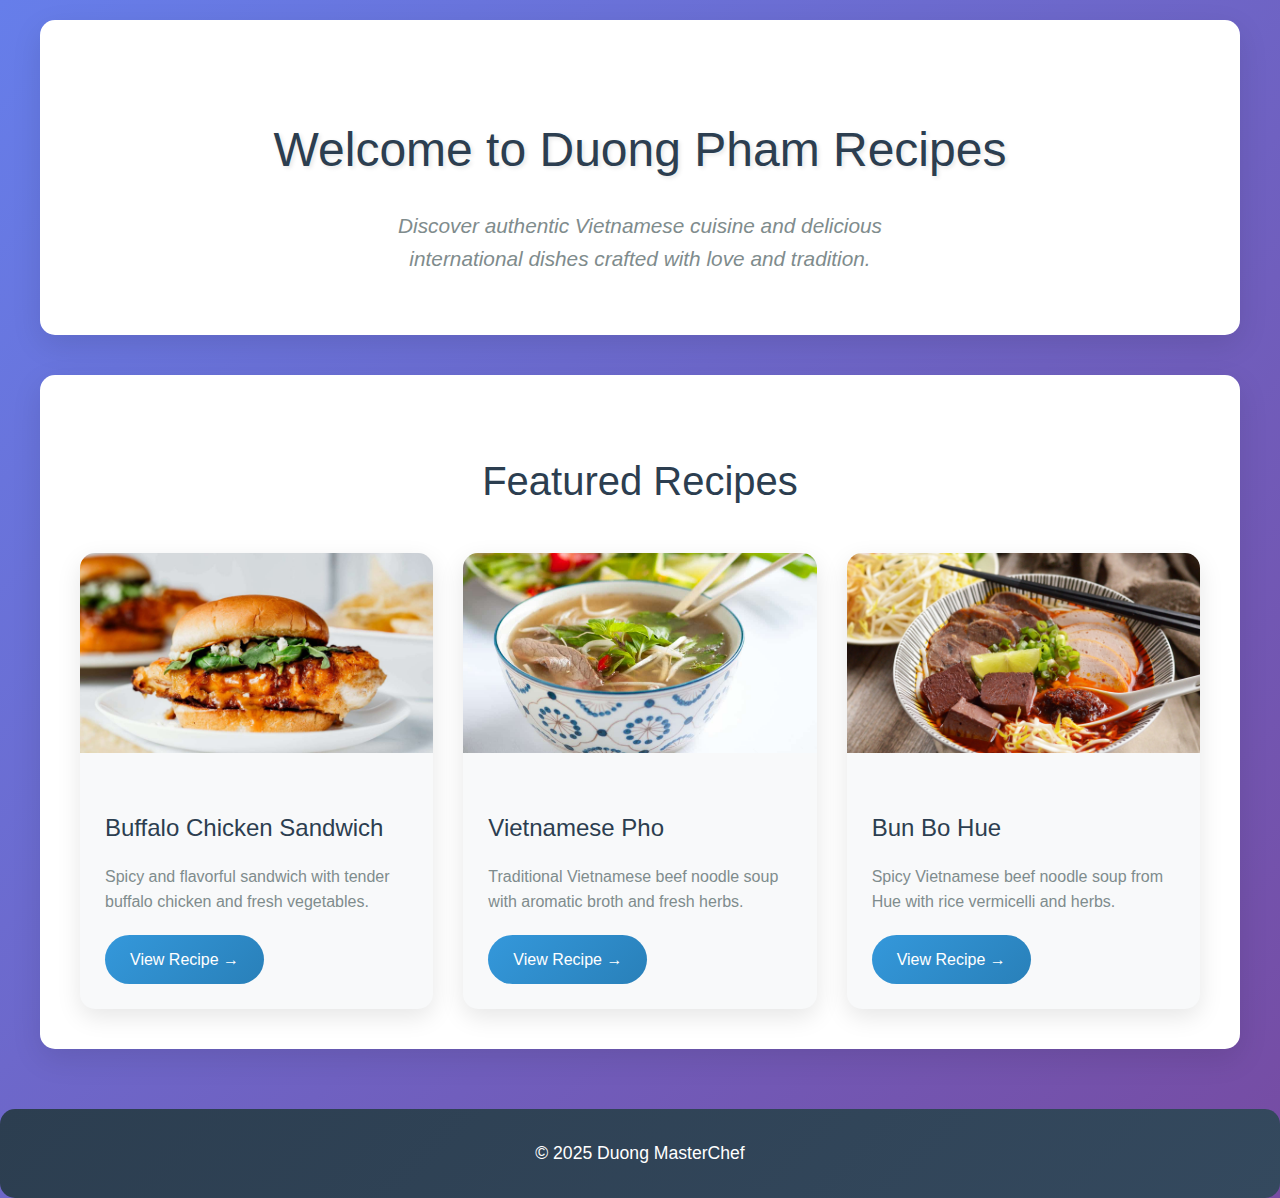
<file: index.html>
<!DOCTYPE html>
<html lang="en">
<head>
    <meta charset="UTF-8">
    <meta name="viewport" content="width=device-width, initial-scale=1.0">
    <title>Duong Pham Recipes</title>
    <link rel="stylesheet" href="styles.css">
</head>
<body>
    <div class="container">
        <header class="hero-section">
            <h1 class="main-title">Welcome to Duong Pham Recipes</h1>
            <p class="hero-description">Discover authentic Vietnamese cuisine and delicious international dishes crafted with love and tradition.</p>
        </header>
        
        <main class="recipes-section">
            <h2 class="section-title">Featured Recipes</h2>
            <div class="recipe-grid">
                <div class="recipe-card">
                    <img src="./images/buffalo-chicken-sandwiches.jpg" alt="Buffalo Chicken Sandwich" class="recipe-image">
                    <div class="recipe-info">
                        <h3>Buffalo Chicken Sandwich</h3>
                        <p>Spicy and flavorful sandwich with tender buffalo chicken and fresh vegetables.</p>
                        <a href="./pages/html/sandwich.html" class="recipe-link">View Recipe →</a>
                    </div>
                </div>
                
                <div class="recipe-card">
                    <img src="./images/pho.jpg" alt="Vietnamese Pho" class="recipe-image">
                    <div class="recipe-info">
                        <h3>Vietnamese Pho</h3>
                        <p>Traditional Vietnamese beef noodle soup with aromatic broth and fresh herbs.</p>
                        <a href="./pages/html/pho.html" class="recipe-link">View Recipe →</a>
                    </div>
                </div>
                
                <div class="recipe-card">
                    <img src="./images/bunbo.jpg" alt="Bun Bo Hue" class="recipe-image">
                    <div class="recipe-info">
                        <h3>Bun Bo Hue</h3>
                        <p>Spicy Vietnamese beef noodle soup from Hue with rice vermicelli and herbs.</p>
                        <a href="./pages/html/bunbo.html" class="recipe-link">View Recipe →</a>
                    </div>
                </div>
            </div>
        </main>
    </div>
    
    <footer>
        <p>&copy; 2025 Duong MasterChef</p>
    </footer>
</body>
</html>
</file>
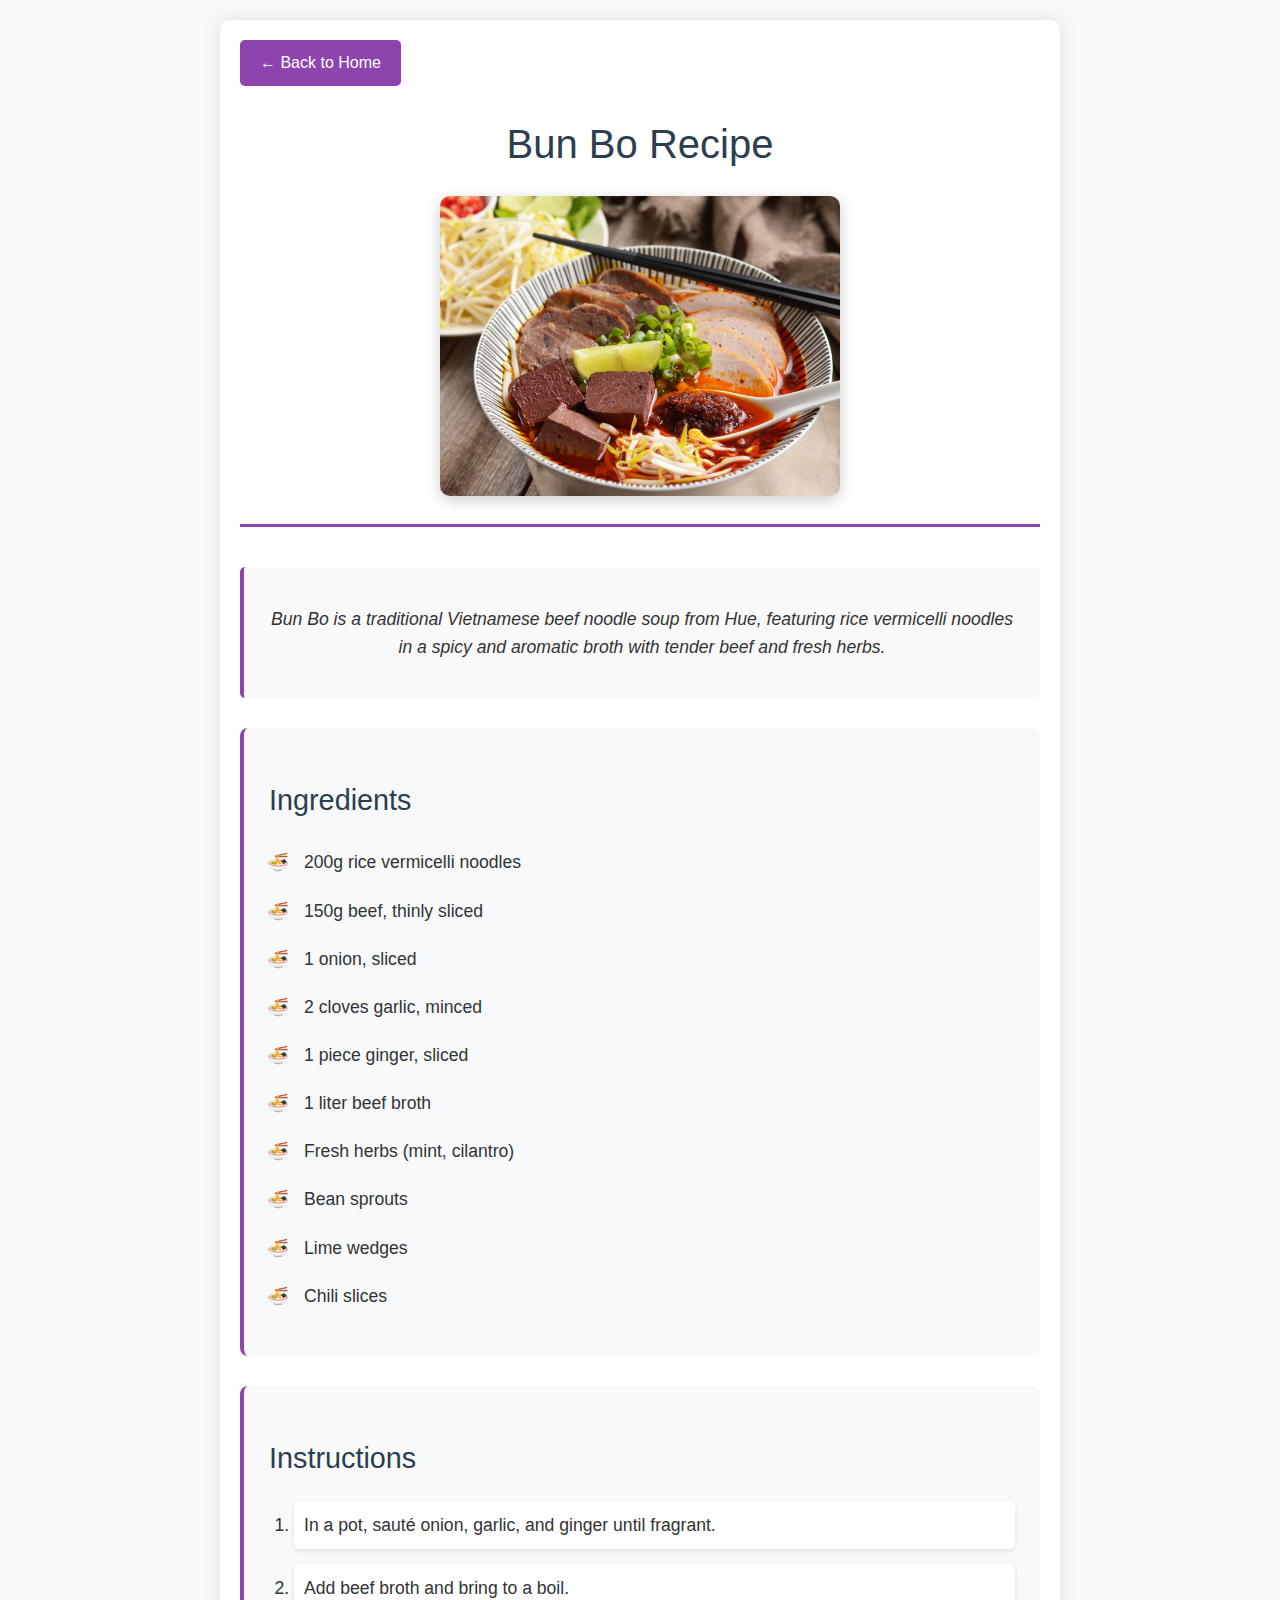
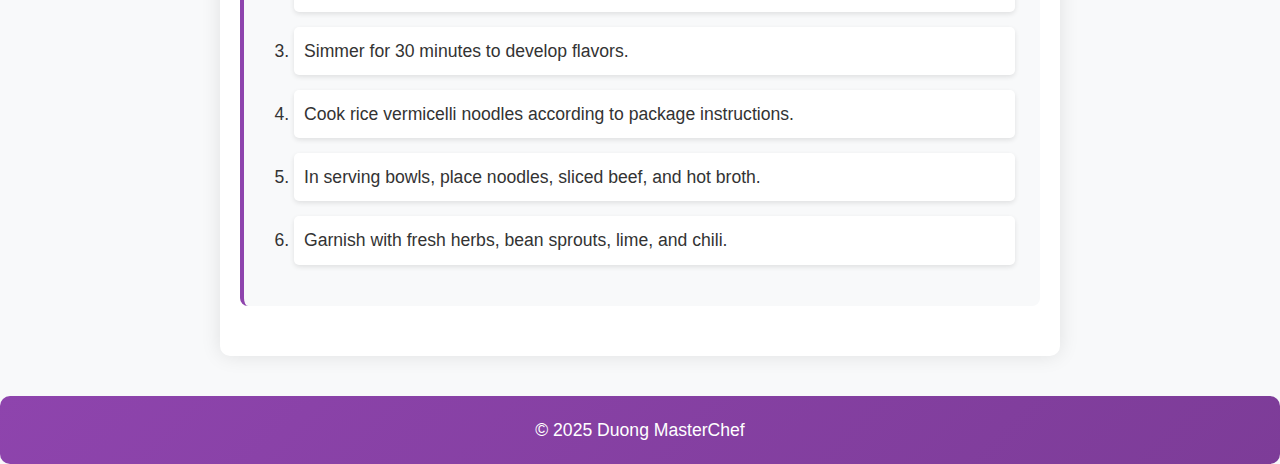
<file: pages/html/bunbo.html>
<!DOCTYPE html>
<html lang="en">
<head>
    <meta charset="UTF-8">
    <meta name="viewport" content="width=device-width, initial-scale=1.0">
    <title>Duong Pham Recipes - Bun Bo</title>
    <link rel="stylesheet" href="../css/bunbo.css">
</head>
<body>
    <div class="recipe-container">
        <nav class="back-nav">
            <a href="../../index.html">← Back to Home</a>
        </nav>
        
        <header class="recipe-header">
            <h1 class="title">Bun Bo Recipe</h1>
            <img src="../../images/bunbo.jpg" alt="Delicious Vietnamese Bun Bo" class="recipe-image">
        </header>

        <div class="recipe-description">
            <p>Bun Bo is a traditional Vietnamese beef noodle soup from Hue, featuring rice vermicelli noodles in a spicy and aromatic broth with tender beef and fresh herbs.</p>
        </div>

        <section class="ingredients-section">
            <h2 class="section-title">Ingredients</h2>
            <ul class="ingredients-list">
                <li>200g rice vermicelli noodles</li>
                <li>150g beef, thinly sliced</li>
                <li>1 onion, sliced</li>
                <li>2 cloves garlic, minced</li>
                <li>1 piece ginger, sliced</li>
                <li>1 liter beef broth</li>
                <li>Fresh herbs (mint, cilantro)</li>
                <li>Bean sprouts</li>
                <li>Lime wedges</li>
                <li>Chili slices</li>
            </ul>
        </section>

        <section class="instructions-section">
            <h2 class="section-title">Instructions</h2>
            <ol class="instructions-list">
                <li>In a pot, sauté onion, garlic, and ginger until fragrant.</li>
                <li>Add beef broth and bring to a boil.</li>
                <li>Simmer for 30 minutes to develop flavors.</li>
                <li>Cook rice vermicelli noodles according to package instructions.</li>
                <li>In serving bowls, place noodles, sliced beef, and hot broth.</li>
                <li>Garnish with fresh herbs, bean sprouts, lime, and chili.</li>
            </ol>
        </section>
    </div>
    
    <footer>
        <p>&copy; 2025 Duong MasterChef</p>
    </footer>
</html>
</file>
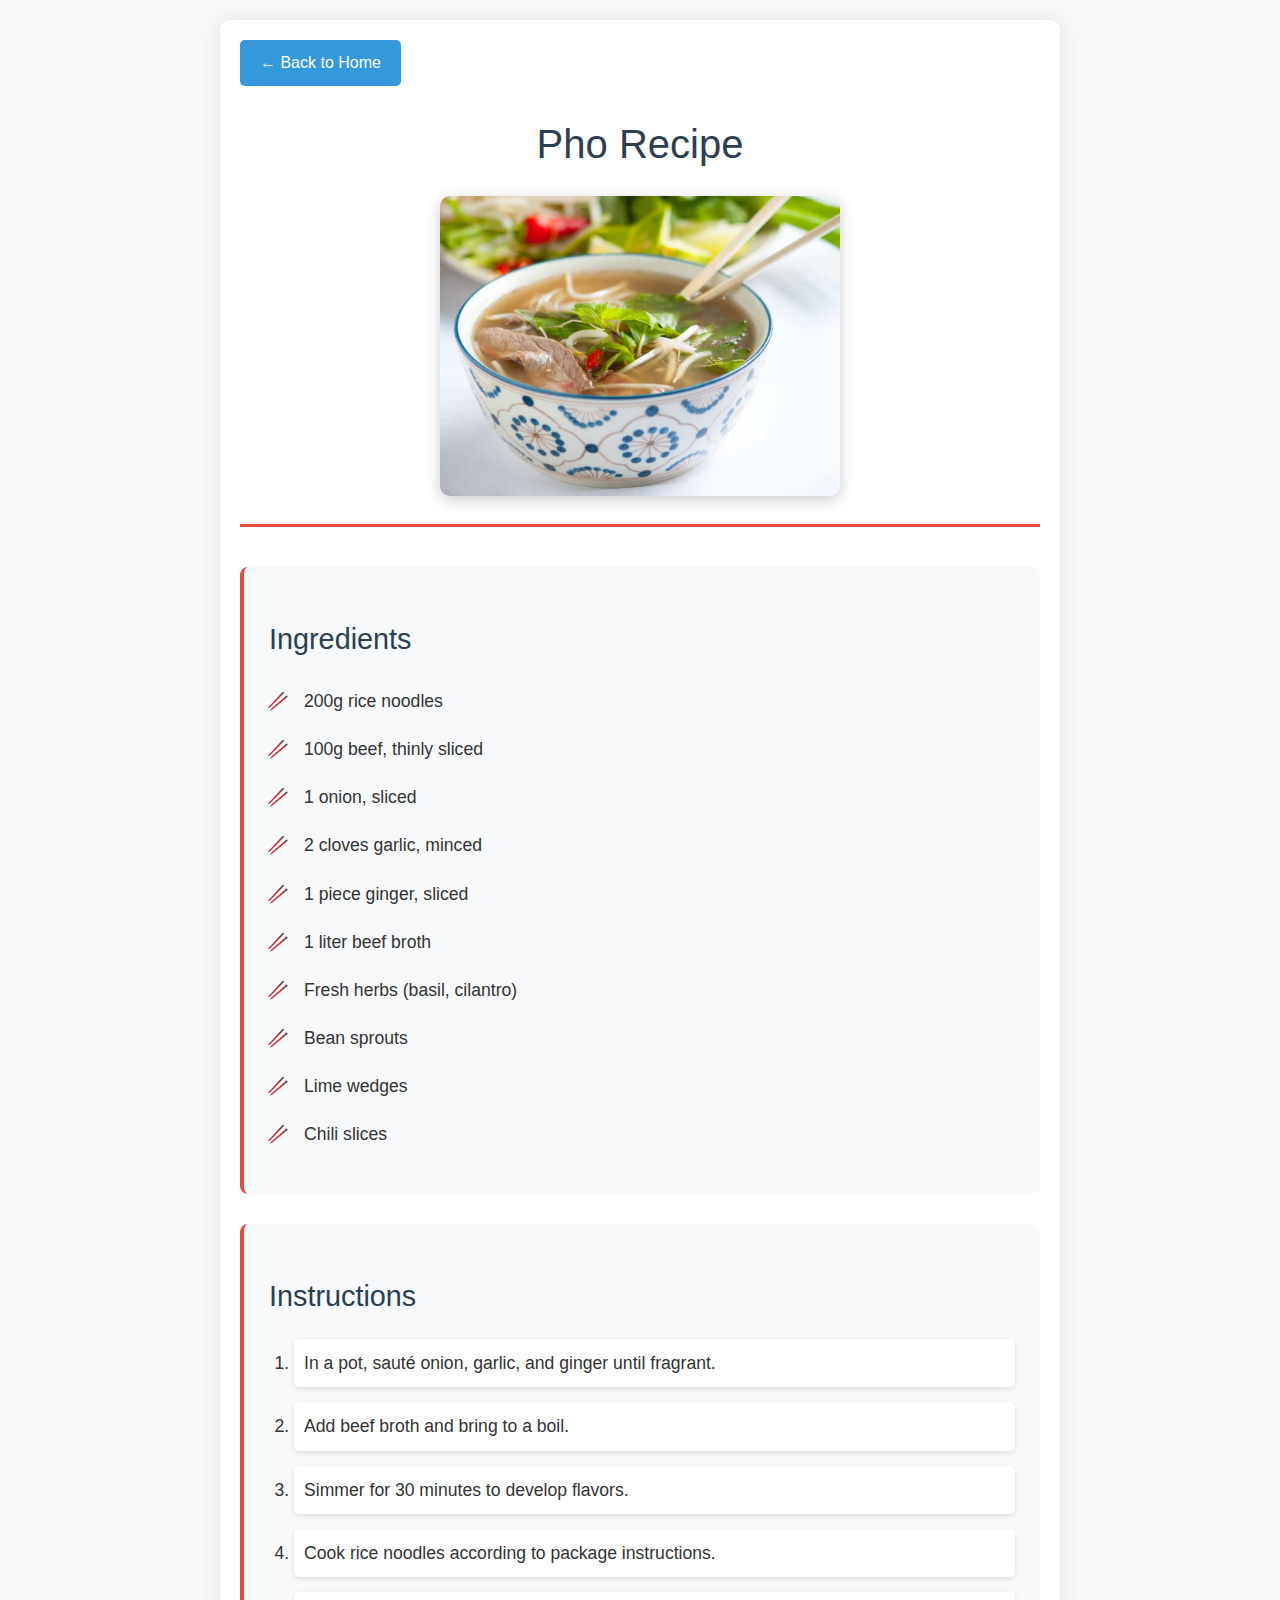
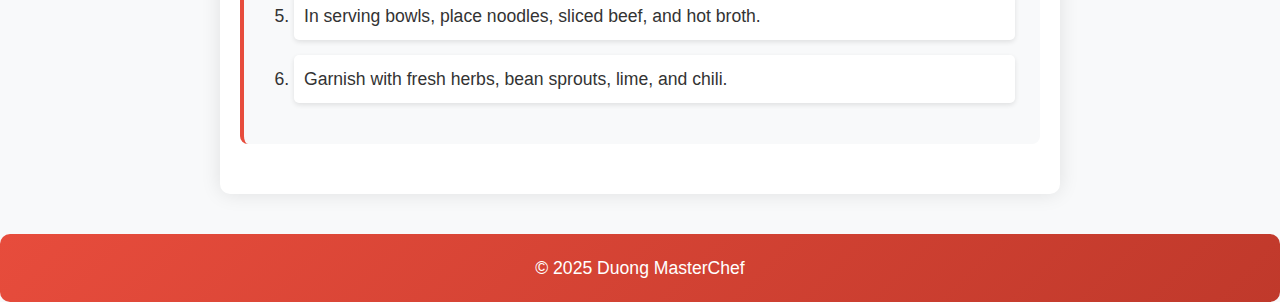
<file: pages/html/pho.html>
<!DOCTYPE html>
<html lang="en">
<head>
    <meta charset="UTF-8">
    <meta name="viewport" content="width=device-width, initial-scale=1.0">
    <title>Duong Pham Recipes - Pho</title>
    <link rel="stylesheet" href="../css/pho.css">
</head>
<body>
    <div class="recipe-container">
        <nav class="back-nav">
            <a href="../../index.html">← Back to Home</a>
        </nav>
        
        <header class="recipe-header">
            <h1 class="title">Pho Recipe</h1>
            <img src="../../images/pho.jpg" alt="Delicious Vietnamese Pho" class="recipe-image">
        </header>

        <section class="ingredients-section">
            <h2 class="section-title">Ingredients</h2>
            <ul class="ingredients-list">
                <li>200g rice noodles</li>
                <li>100g beef, thinly sliced</li>
                <li>1 onion, sliced</li>
                <li>2 cloves garlic, minced</li>
                <li>1 piece ginger, sliced</li>
                <li>1 liter beef broth</li>
                <li>Fresh herbs (basil, cilantro)</li>
                <li>Bean sprouts</li>
                <li>Lime wedges</li>
                <li>Chili slices</li>
            </ul>
        </section>

        <section class="instructions-section">
            <h2 class="section-title">Instructions</h2>
            <ol class="instructions-list">
                <li>In a pot, sauté onion, garlic, and ginger until fragrant.</li>
                <li>Add beef broth and bring to a boil.</li>
                <li>Simmer for 30 minutes to develop flavors.</li>
                <li>Cook rice noodles according to package instructions.</li>
                <li>In serving bowls, place noodles, sliced beef, and hot broth.</li>
                <li>Garnish with fresh herbs, bean sprouts, lime, and chili.</li>
            </ol>
        </section>
    </div>
    
    <footer>
        <p>&copy; 2025 Duong MasterChef</p>
    </footer>
</body>
</html>
</file>
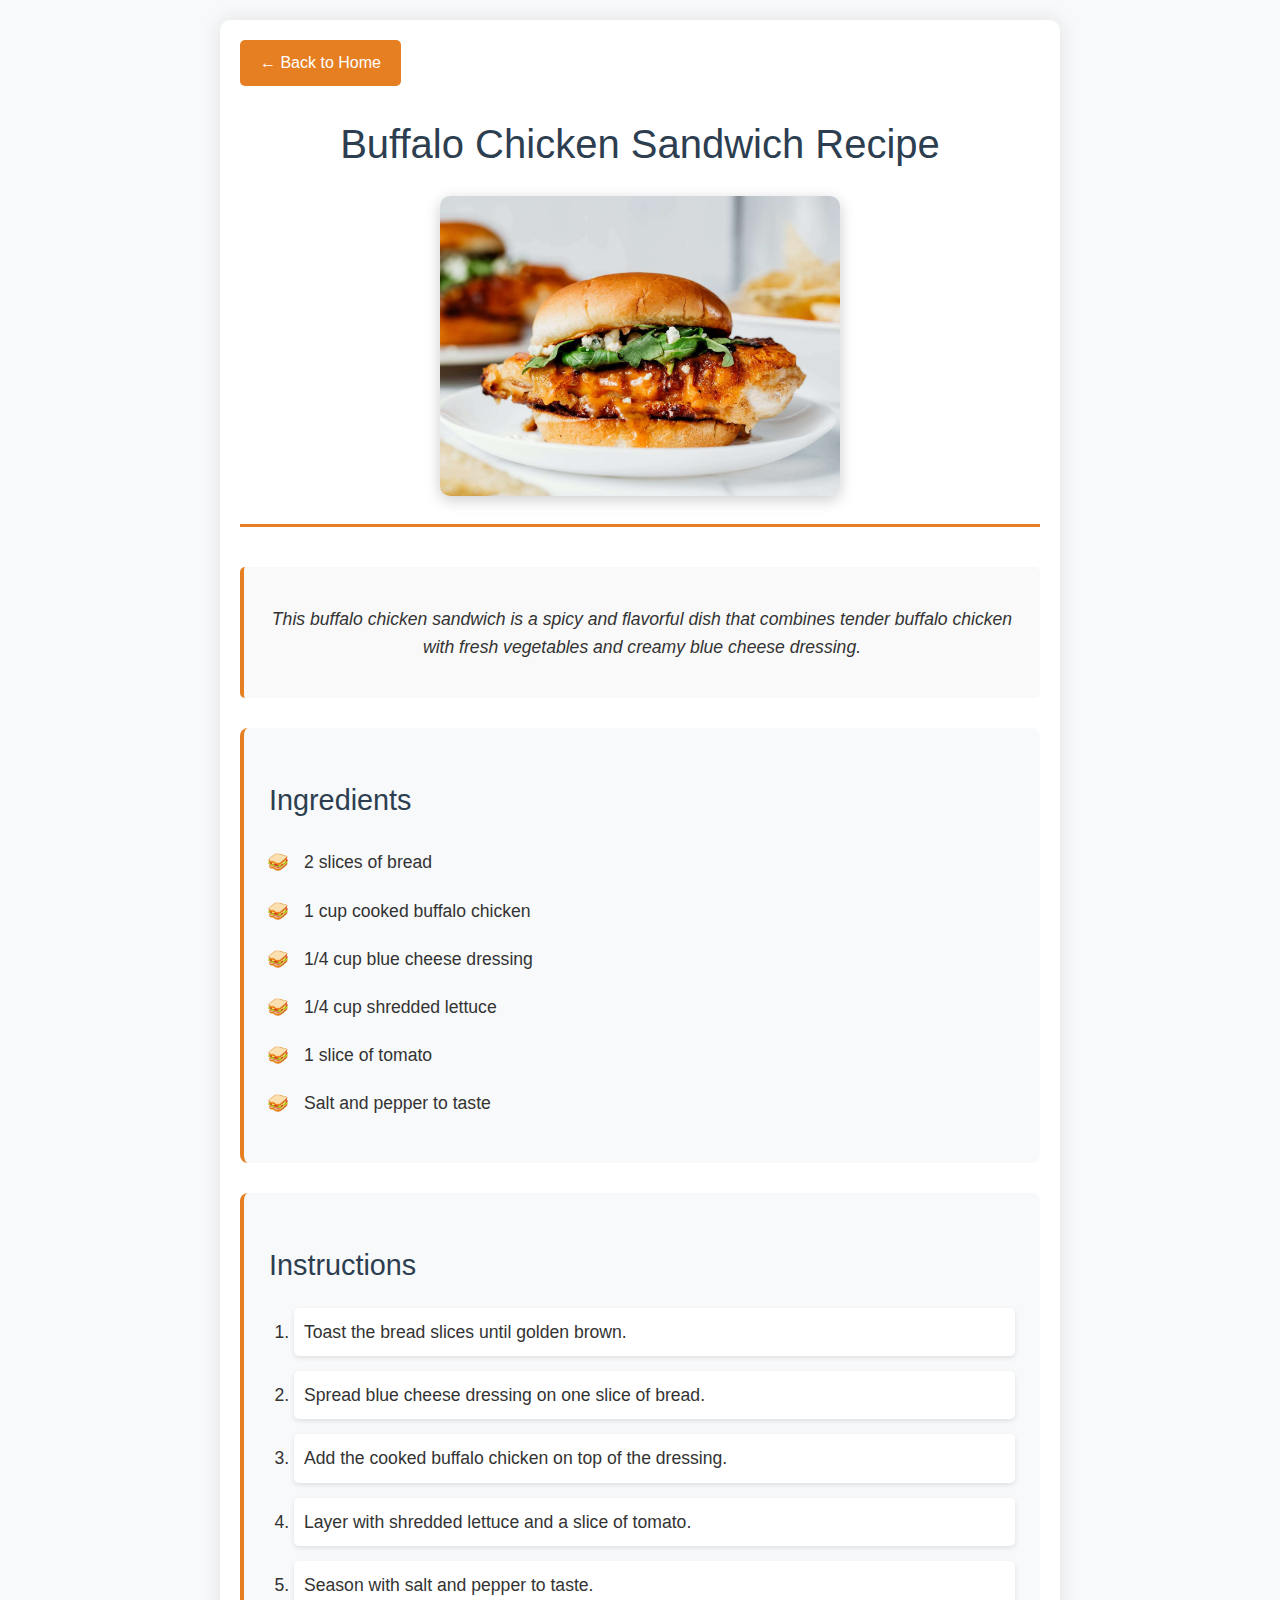
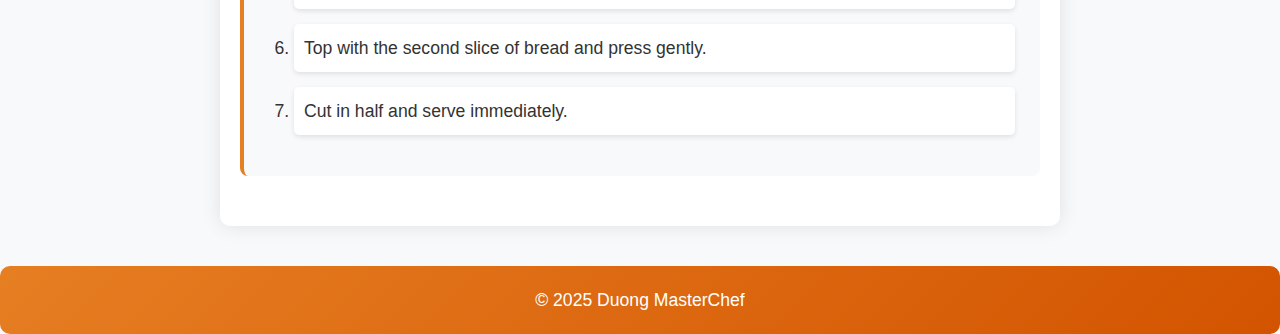
<file: pages/html/sandwich.html>
<!DOCTYPE html>
<html lang="en">
<head>
    <meta charset="UTF-8">
    <meta name="viewport" content="width=device-width, initial-scale=1.0">
    <title>Duong Pham Recipes - Sandwich</title>
    <link rel="stylesheet" href="../css/sandwich.css">
</head>
<body>
    <div class="recipe-container">
        <nav class="back-nav">
            <a href="../../index.html">← Back to Home</a>
        </nav>
        
        <header class="recipe-header">
            <h1 class="title">Buffalo Chicken Sandwich Recipe</h1>
            <img src="../../images/buffalo-chicken-sandwiches.jpg" alt="Delicious Buffalo Chicken Sandwich" class="recipe-image">
        </header>

        <div class="recipe-description">
            <p>This buffalo chicken sandwich is a spicy and flavorful dish that combines tender buffalo chicken with fresh vegetables and creamy blue cheese dressing.</p>
        </div>

        <section class="ingredients-section">
            <h2 class="section-title">Ingredients</h2>
            <ul class="ingredients-list">
                <li>2 slices of bread</li>
                <li>1 cup cooked buffalo chicken</li>
                <li>1/4 cup blue cheese dressing</li>
                <li>1/4 cup shredded lettuce</li>
                <li>1 slice of tomato</li>
                <li>Salt and pepper to taste</li>
            </ul>
        </section>

        <section class="instructions-section">
            <h2 class="section-title">Instructions</h2>
            <ol class="instructions-list">
                <li>Toast the bread slices until golden brown.</li>
                <li>Spread blue cheese dressing on one slice of bread.</li>
                <li>Add the cooked buffalo chicken on top of the dressing.</li>
                <li>Layer with shredded lettuce and a slice of tomato.</li>
                <li>Season with salt and pepper to taste.</li>
                <li>Top with the second slice of bread and press gently.</li>
                <li>Cut in half and serve immediately.</li>
            </ol>
        </section>
    </div>
    
    <footer>
        <p>&copy; 2025 Duong MasterChef</p>
    </footer>
</body>
</html>
</file>
<file: styles.css>
body {
    margin: 0;
    padding: 0;
    font-family: 'Segoe UI', Tahoma, Geneva, Verdana, sans-serif;
    line-height: 1.6;
    color: #333;
    background: linear-gradient(135deg, #667eea 0%, #764ba2 100%);
    min-height: 100vh;
}

.container {
    max-width: 1200px;
    margin: 0 auto;
    padding: 20px;
}

.hero-section {
    text-align: center;
    padding: 60px 20px;
    background: white;
    border-radius: 15px;
    box-shadow: 0 10px 30px rgba(0,0,0,0.1);
    margin-bottom: 40px;
}

.main-title {
    font-size: 3em;
    color: #2c3e50;
    margin-bottom: 20px;
    font-weight: 300;
    text-shadow: 2px 2px 4px rgba(0,0,0,0.1);
}

.hero-description {
    font-size: 1.3em;
    color: #7f8c8d;
    max-width: 600px;
    margin: 0 auto;
    font-style: italic;
}

.recipes-section {
    background: white;
    border-radius: 15px;
    padding: 40px;
    box-shadow: 0 10px 30px rgba(0,0,0,0.1);
}

.section-title {
    font-size: 2.5em;
    color: #2c3e50;
    text-align: center;
    margin-bottom: 40px;
    font-weight: 300;
}

.recipe-grid {
    display: grid;
    grid-template-columns: repeat(auto-fit, minmax(300px, 1fr));
    gap: 30px;
    margin-top: 30px;
}

.recipe-card {
    background: #f8f9fa;
    border-radius: 15px;
    overflow: hidden;
    box-shadow: 0 8px 25px rgba(0,0,0,0.1);
    transition: transform 0.3s ease, box-shadow 0.3s ease;
}

.recipe-card:hover {
    transform: translateY(-10px);
    box-shadow: 0 15px 40px rgba(0,0,0,0.2);
}

.recipe-image {
    width: 100%;
    height: 200px;
    object-fit: cover;
}

.recipe-info {
    padding: 25px;
}

.recipe-info h3 {
    font-size: 1.5em;
    color: #2c3e50;
    margin-bottom: 10px;
    font-weight: 500;
}

.recipe-info p {
    color: #7f8c8d;
    margin-bottom: 20px;
    line-height: 1.6;
}

.recipe-link {
    display: inline-block;
    padding: 12px 25px;
    background: linear-gradient(135deg, #3498db 0%, #2980b9 100%);
    color: white;
    text-decoration: none;
    border-radius: 25px;
    font-weight: 500;
    transition: all 0.3s ease;
}

.recipe-link:hover {
    background: linear-gradient(135deg, #2980b9 0%, #3498db 100%);
    transform: translateY(-2px);
    box-shadow: 0 5px 15px rgba(52, 152, 219, 0.4);
}

footer {
    background: linear-gradient(135deg, #2c3e50 0%, #34495e 100%);
    color: white;
    text-align: center;
    padding: 30px 0;
    margin-top: 40px;
    border-radius: 15px;
}

footer p {
    margin: 0;
    font-size: 1.1em;
    font-weight: 300;
}

/* Responsive design */
@media (max-width: 768px) {
    .container {
        padding: 10px;
    }
    
    .main-title {
        font-size: 2.2em;
    }
    
    .hero-description {
        font-size: 1.1em;
    }
    
    .section-title {
        font-size: 2em;
    }
    
    .recipe-grid {
        grid-template-columns: 1fr;
        gap: 20px;
    }
    
    .hero-section,
    .recipes-section {
        padding: 30px 20px;
    }
}
</file>
<file: pages/css/bunbo.css>
body {
    margin: 0;
    padding: 0;
    font-family: 'Segoe UI', Tahoma, Geneva, Verdana, sans-serif;
    line-height: 1.6;
    color: #333;
    background-color: #f8f9fa;
}

.recipe-container {
    max-width: 800px;
    margin: 0 auto;
    padding: 20px;
    background: white;
    box-shadow: 0 0 20px rgba(0,0,0,0.1);
    border-radius: 10px;
    margin-top: 20px;
    margin-bottom: 20px;
}

.back-nav {
    margin-bottom: 20px;
}

.back-nav a {
    display: inline-block;
    padding: 10px 20px;
    background: #8e44ad;
    color: white;
    text-decoration: none;
    border-radius: 5px;
    transition: background 0.3s ease;
    font-weight: 500;
}

.back-nav a:hover {
    background: #7d3c98;
}

.recipe-header {
    text-align: center;
    margin-bottom: 40px;
    border-bottom: 3px solid #8e44ad;
    padding-bottom: 20px;
}

.title {
    font-size: 2.5em;
    color: #2c3e50;
    margin-bottom: 20px;
    font-weight: 300;
}

.recipe-image {
    width: 100%;
    max-width: 400px;
    height: 300px;
    object-fit: cover;
    border-radius: 10px;
    box-shadow: 0 4px 15px rgba(0,0,0,0.2);
}

.recipe-description {
    font-size: 1.1em;
    margin: 20px 0;
    padding: 20px;
    background: #f9f9f9;
    border-left: 4px solid #8e44ad;
    border-radius: 5px;
    text-align: center;
    font-style: italic;
}

.ingredients-section,
.instructions-section {
    margin: 30px 0;
    padding: 25px;
    background: #f8f9fa;
    border-radius: 8px;
    border-left: 4px solid #8e44ad;
}

.section-title {
    font-size: 1.8em;
    color: #2c3e50;
    margin-bottom: 20px;
    font-weight: 400;
}

.ingredients-list,
.instructions-list {
    padding-left: 25px;
}

.ingredients-list li,
.instructions-list li {
    margin-bottom: 10px;
    font-size: 1.1em;
    padding: 5px 0;
}

.ingredients-list li {
    list-style-type: "🍜 ";
    padding-left: 10px;
}

.instructions-list li {
    margin-bottom: 15px;
    padding: 10px;
    background: white;
    border-radius: 5px;
    box-shadow: 0 2px 5px rgba(0,0,0,0.1);
}

footer {
    background: linear-gradient(135deg, #8e44ad 0%, #7d3c98 100%);
    color: white;
    text-align: center;
    padding: 20px 0;
    margin-top: 40px;
    border-radius: 10px;
}

footer p {
    margin: 0;
    font-size: 1.1em;
    font-weight: 300;
}

/* Responsive design */
@media (max-width: 768px) {
    .recipe-container {
        margin: 10px;
        padding: 15px;
    }
    
    .title {
        font-size: 2em;
    }
    
    .recipe-image {
        height: 250px;
    }
    
    .ingredients-section,
    .instructions-section {
        padding: 15px;
    }
}
</file>
<file: pages/css/pho.css>
body {
    margin: 0;
    padding: 0;
    font-family: 'Segoe UI', Tahoma, Geneva, Verdana, sans-serif;
    line-height: 1.6;
    color: #333;
    background-color: #f8f9fa;
}

.recipe-container {
    max-width: 800px;
    margin: 0 auto;
    padding: 20px;
    background: white;
    box-shadow: 0 0 20px rgba(0,0,0,0.1);
    border-radius: 10px;
    margin-top: 20px;
    margin-bottom: 20px;
}

.back-nav {
    margin-bottom: 20px;
}

.back-nav a {
    display: inline-block;
    padding: 10px 20px;
    background: #3498db;
    color: white;
    text-decoration: none;
    border-radius: 5px;
    transition: background 0.3s ease;
    font-weight: 500;
}

.back-nav a:hover {
    background: #2980b9;
}

.recipe-header {
    text-align: center;
    margin-bottom: 40px;
    border-bottom: 3px solid #e74c3c;
    padding-bottom: 20px;
}

.title {
    font-size: 2.5em;
    color: #2c3e50;
    margin-bottom: 20px;
    font-weight: 300;
}

.recipe-image {
    width: 100%;
    max-width: 400px;
    height: 300px;
    object-fit: cover;
    border-radius: 10px;
    box-shadow: 0 4px 15px rgba(0,0,0,0.2);
}

.ingredients-section,
.instructions-section {
    margin: 30px 0;
    padding: 25px;
    background: #f8f9fa;
    border-radius: 8px;
    border-left: 4px solid #e74c3c;
}

.section-title {
    font-size: 1.8em;
    color: #2c3e50;
    margin-bottom: 20px;
    font-weight: 400;
}

.ingredients-list,
.instructions-list {
    padding-left: 25px;
}

.ingredients-list li,
.instructions-list li {
    margin-bottom: 10px;
    font-size: 1.1em;
    padding: 5px 0;
}

.ingredients-list li {
    list-style-type: "🥢 ";
    padding-left: 10px;
}

.instructions-list li {
    margin-bottom: 15px;
    padding: 10px;
    background: white;
    border-radius: 5px;
    box-shadow: 0 2px 5px rgba(0,0,0,0.1);
}

footer {
    background: linear-gradient(135deg, #e74c3c 0%, #c0392b 100%);
    color: white;
    text-align: center;
    padding: 20px 0;
    margin-top: 40px;
    border-radius: 10px;
}

footer p {
    margin: 0;
    font-size: 1.1em;
    font-weight: 300;
}

/* Responsive design */
@media (max-width: 768px) {
    .recipe-container {
        margin: 10px;
        padding: 15px;
    }
    
    .title {
        font-size: 2em;
    }
    
    .recipe-image {
        height: 250px;
    }
    
    .ingredients-section,
    .instructions-section {
        padding: 15px;
    }
}
</file>
<file: pages/css/sandwich.css>
body {
    margin: 0;
    padding: 0;
    font-family: 'Segoe UI', Tahoma, Geneva, Verdana, sans-serif;
    line-height: 1.6;
    color: #333;
    background-color: #f8f9fa;
}

.recipe-container {
    max-width: 800px;
    margin: 0 auto;
    padding: 20px;
    background: white;
    box-shadow: 0 0 20px rgba(0,0,0,0.1);
    border-radius: 10px;
    margin-top: 20px;
    margin-bottom: 20px;
}

.back-nav {
    margin-bottom: 20px;
}

.back-nav a {
    display: inline-block;
    padding: 10px 20px;
    background: #e67e22;
    color: white;
    text-decoration: none;
    border-radius: 5px;
    transition: background 0.3s ease;
    font-weight: 500;
}

.back-nav a:hover {
    background: #d35400;
}

.recipe-header {
    text-align: center;
    margin-bottom: 40px;
    border-bottom: 3px solid #e67e22;
    padding-bottom: 20px;
}

.title {
    font-size: 2.5em;
    color: #2c3e50;
    margin-bottom: 20px;
    font-weight: 300;
}

.recipe-image {
    width: 100%;
    max-width: 400px;
    height: 300px;
    object-fit: cover;
    border-radius: 10px;
    box-shadow: 0 4px 15px rgba(0,0,0,0.2);
}

.recipe-description {
    font-size: 1.1em;
    margin: 20px 0;
    padding: 20px;
    background: #f9f9f9;
    border-left: 4px solid #e67e22;
    border-radius: 5px;
    text-align: center;
    font-style: italic;
}

.ingredients-section,
.instructions-section {
    margin: 30px 0;
    padding: 25px;
    background: #f8f9fa;
    border-radius: 8px;
    border-left: 4px solid #e67e22;
}

.section-title {
    font-size: 1.8em;
    color: #2c3e50;
    margin-bottom: 20px;
    font-weight: 400;
}

.ingredients-list,
.instructions-list {
    padding-left: 25px;
}

.ingredients-list li,
.instructions-list li {
    margin-bottom: 10px;
    font-size: 1.1em;
    padding: 5px 0;
}

.ingredients-list li {
    list-style-type: "🥪 ";
    padding-left: 10px;
}

.instructions-list li {
    margin-bottom: 15px;
    padding: 10px;
    background: white;
    border-radius: 5px;
    box-shadow: 0 2px 5px rgba(0,0,0,0.1);
}

footer {
    background: linear-gradient(135deg, #e67e22 0%, #d35400 100%);
    color: white;
    text-align: center;
    padding: 20px 0;
    margin-top: 40px;
    border-radius: 10px;
}

footer p {
    margin: 0;
    font-size: 1.1em;
    font-weight: 300;
}

/* Responsive design */
@media (max-width: 768px) {
    .recipe-container {
        margin: 10px;
        padding: 15px;
    }
    
    .title {
        font-size: 2em;
    }
    
    .recipe-image {
        height: 250px;
    }
    
    .ingredients-section,
    .instructions-section {
        padding: 15px;
    }
}
</file>
